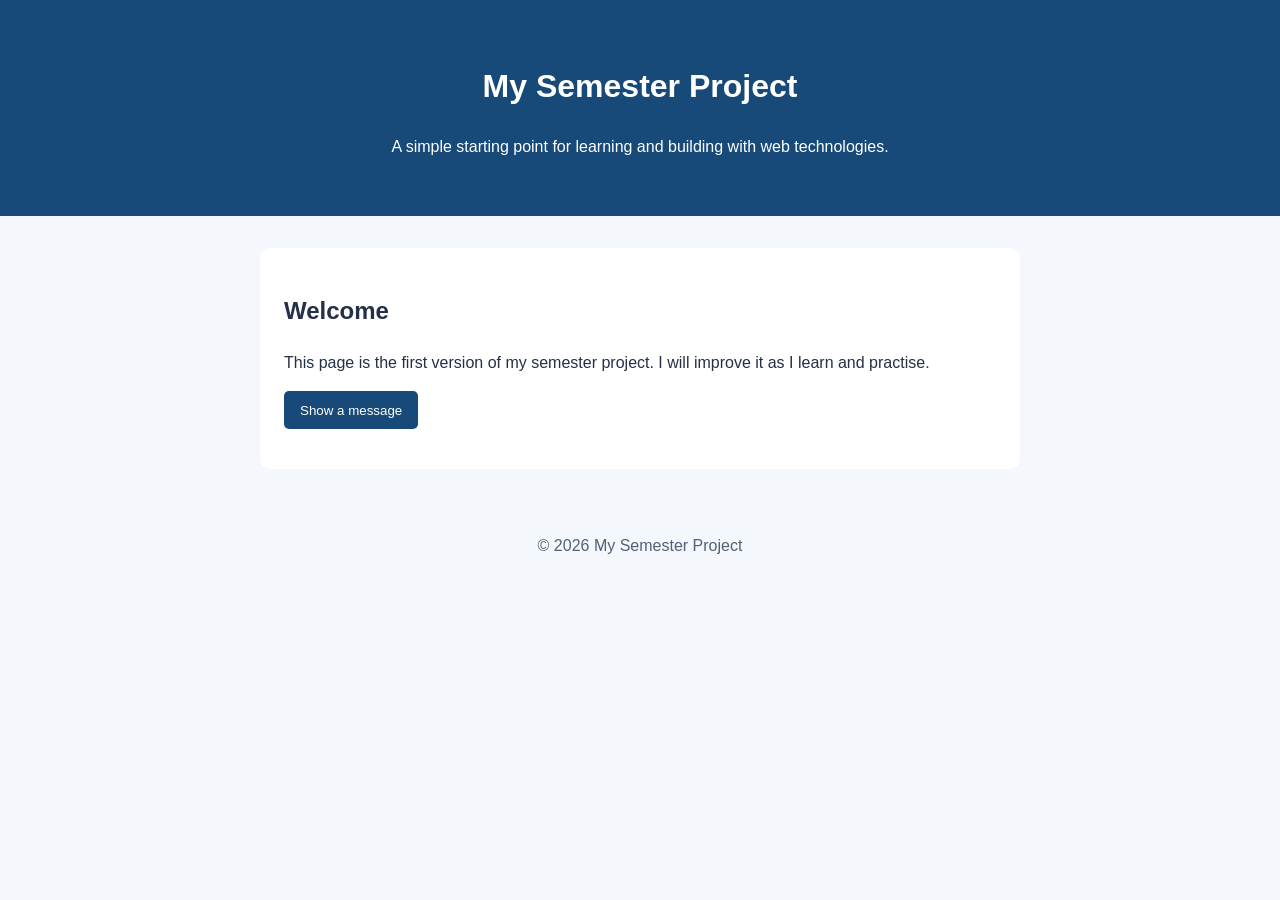
<file: index.html>
<!DOCTYPE html>
<html lang="en">
<head>
  <meta charset="UTF-8">
  <meta name="viewport" content="width=device-width, initial-scale=1.0">
  <meta name="description" content="A starter website for my semester development work.">
  <title>My Semester Project</title>
  <link rel="stylesheet" href="assets/css/style.css">
</head>
<body>
  <header class="site-header">
    <h1>My Semester Project</h1>
    <p>A simple starting point for learning and building with web technologies.</p>
  </header>

  <main>
    <section aria-labelledby="welcome-heading">
      <h2 id="welcome-heading">Welcome</h2>
      <p>This page is the first version of my semester project. I will improve it as I learn and practise.</p>
      <button id="message-button" type="button">Show a message</button>
      <p id="message" aria-live="polite"></p>
    </section>
  </main>

  <footer>
    <p>&copy; 2026 My Semester Project</p>
  </footer>
  <script src="assets/js/script.js"></script>
</body>
</html>
</file>
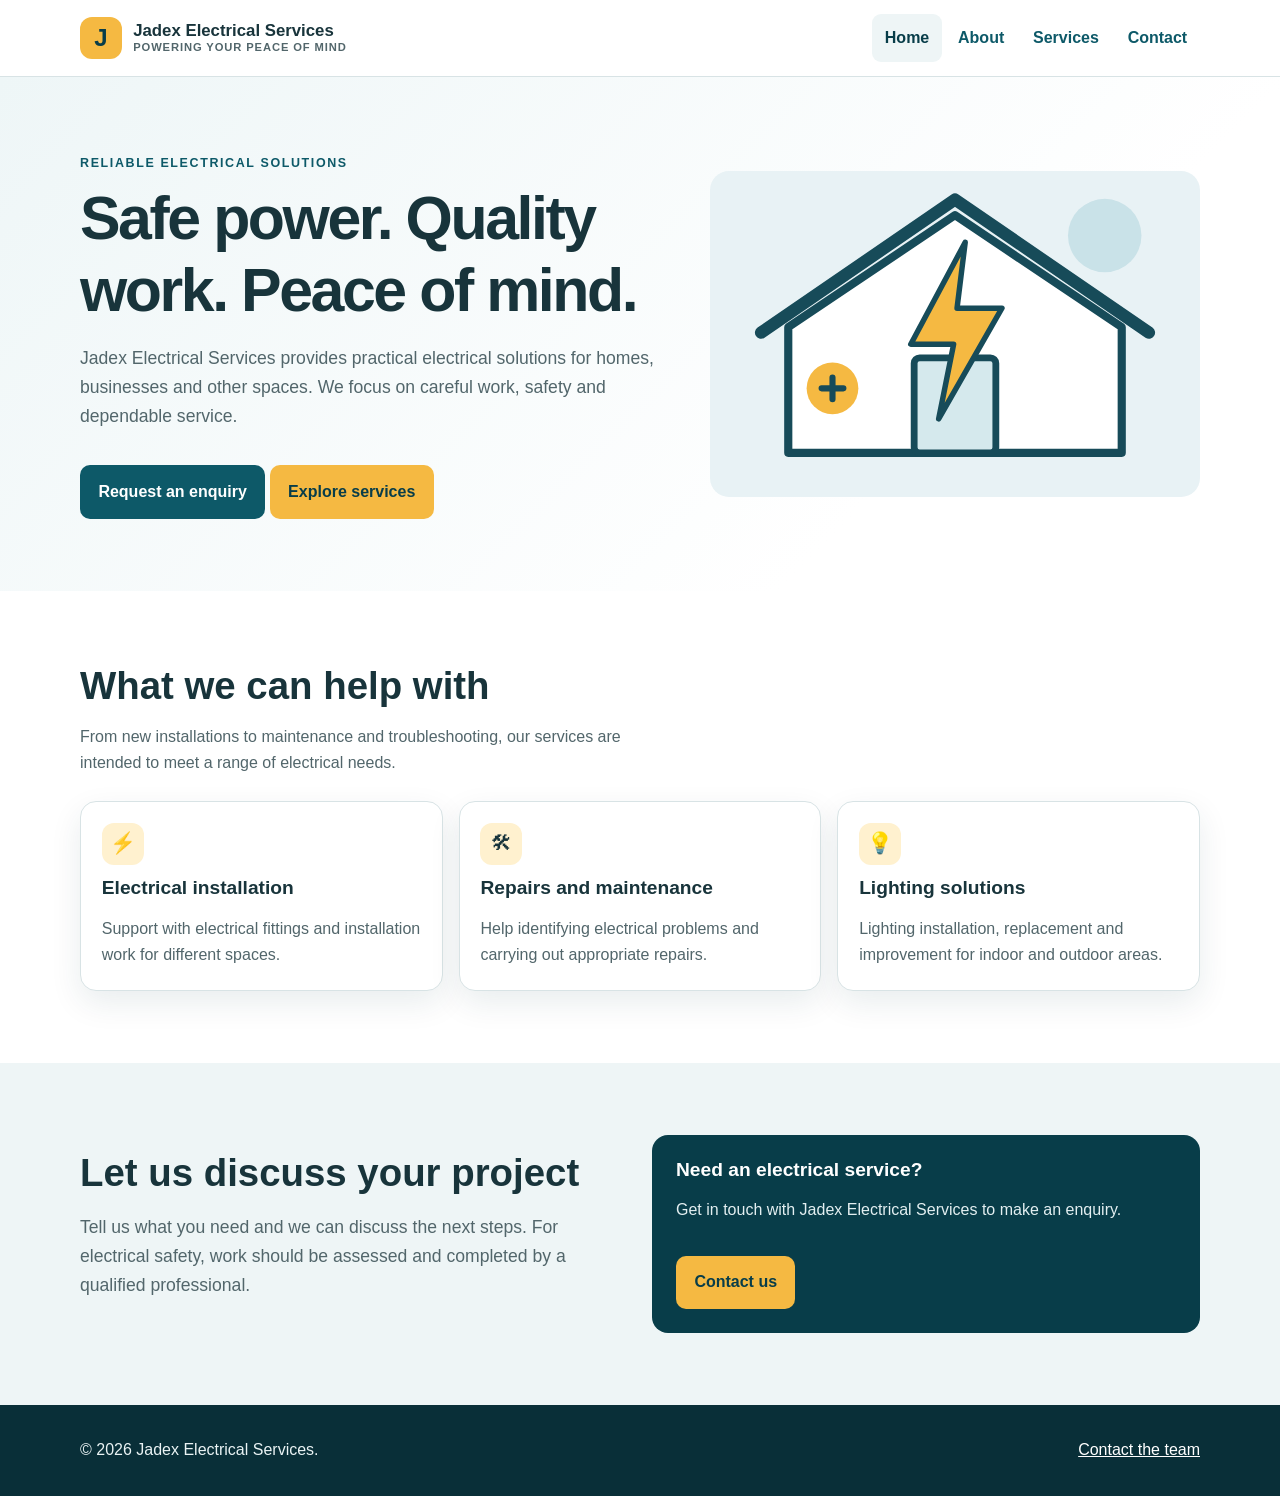
<file: jadex-electrical-services-responsive/index.html>
<!DOCTYPE html>
<html lang="en">
<head>
  <meta charset="UTF-8">
  <meta name="viewport" content="width=device-width, initial-scale=1.0">
  <meta name="description" content="Jadex Electrical Services provides electrical installation, maintenance and repair services.">
  <title>Jadex Electrical Services | Home</title>
  <link rel="stylesheet" href="css/style.css">
</head>
<body>
<a class="skip-link" href="#main">Skip to main content</a>
<header class="site-header">
  <div class="container header-inner">
    <a class="brand" href="index.html"><span class="brand-mark" aria-hidden="true">J</span><span class="brand-name">Jadex Electrical Services<small>Powering your peace of mind</small></span></a>
    <input class="menu-toggle" type="checkbox" id="menu-toggle">
    <label class="menu-button" for="menu-toggle">Menu</label>
    <nav class="primary-nav" aria-label="Main navigation"><ul>
      <li><a href="index.html" aria-current="page">Home</a></li><li><a href="about.html">About</a></li><li><a href="services.html">Services</a></li><li><a href="contact.html">Contact</a></li>
    </ul></nav>
  </div>
</header>
<main id="main">
  <section class="hero"><div class="container hero-grid">
    <div><span class="eyebrow">Reliable electrical solutions</span><h1>Safe power. Quality work. Peace of mind.</h1>
      <p class="lead">Jadex Electrical Services provides practical electrical solutions for homes, businesses and other spaces. We focus on careful work, safety and dependable service.</p>
      <a class="button" href="contact.html">Request an enquiry</a> <a class="button secondary" href="services.html">Explore services</a>
    </div>
    <img class="hero-art" src="images/electrical-illustration.svg" alt="Illustration of a house with an electrical lightning symbol">
  </div></section>
  <section class="section"><div class="container">
    <h2>What we can help with</h2><p class="section-intro">From new installations to maintenance and troubleshooting, our services are intended to meet a range of electrical needs.</p>
    <div class="cards">
      <article class="card"><span class="icon" aria-hidden="true">⚡</span><h3>Electrical installation</h3><p>Support with electrical fittings and installation work for different spaces.</p></article>
      <article class="card"><span class="icon" aria-hidden="true">🛠</span><h3>Repairs and maintenance</h3><p>Help identifying electrical problems and carrying out appropriate repairs.</p></article>
      <article class="card"><span class="icon" aria-hidden="true">💡</span><h3>Lighting solutions</h3><p>Lighting installation, replacement and improvement for indoor and outdoor areas.</p></article>
    </div>
  </div></section>
  <section class="section soft"><div class="container split">
    <div><h2>Let us discuss your project</h2><p class="lead">Tell us what you need and we can discuss the next steps. For electrical safety, work should be assessed and completed by a qualified professional.</p></div>
    <div class="callout"><h3>Need an electrical service?</h3><p>Get in touch with Jadex Electrical Services to make an enquiry.</p><a class="button secondary" href="contact.html">Contact us</a></div>
  </div></section>
</main>
<footer class="site-footer"><div class="container footer-inner"><p>&copy; 2026 Jadex Electrical Services.</p><p><a href="contact.html">Contact the team</a></p></div></footer>
</body></html>
</file>
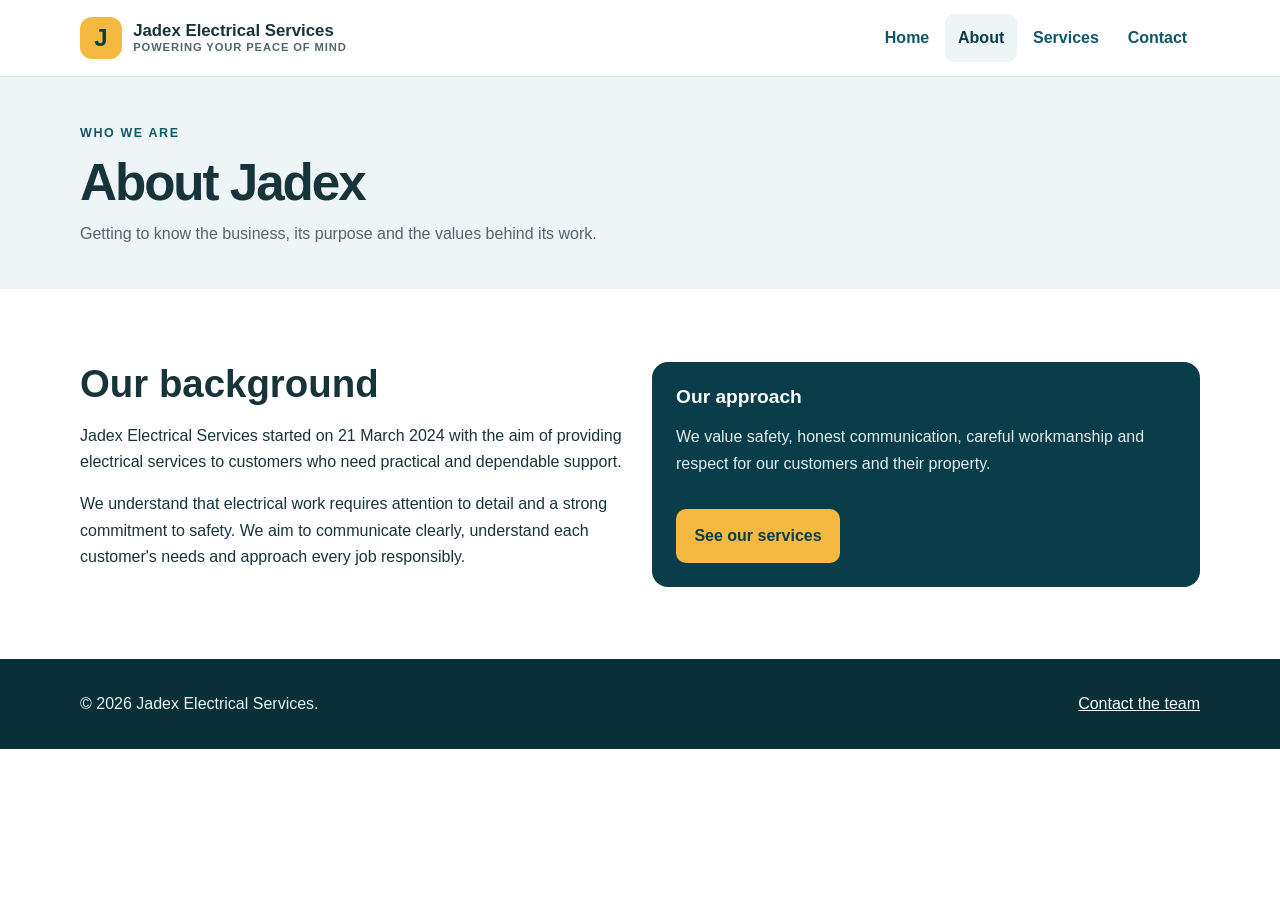
<file: jadex-electrical-services-responsive/about.html>
<!DOCTYPE html>
<html lang="en">
<head><meta charset="UTF-8"><meta name="viewport" content="width=device-width, initial-scale=1.0"><meta name="description" content="Learn about Jadex Electrical Services."><title>About | Jadex Electrical Services</title><link rel="stylesheet" href="css/style.css"></head>
<body>
<a class="skip-link" href="#main">Skip to main content</a>
<header class="site-header"><div class="container header-inner">
<a class="brand" href="index.html"><span class="brand-mark" aria-hidden="true">J</span><span class="brand-name">Jadex Electrical Services<small>Powering your peace of mind</small></span></a>
<input class="menu-toggle" type="checkbox" id="menu-toggle"><label class="menu-button" for="menu-toggle">Menu</label>
<nav class="primary-nav" aria-label="Main navigation"><ul><li><a href="index.html">Home</a></li><li><a href="about.html" aria-current="page">About</a></li><li><a href="services.html">Services</a></li><li><a href="contact.html">Contact</a></li></ul></nav>
</div></header>
<main id="main">
<section class="page-heading"><div class="container"><span class="eyebrow">Who we are</span><h1>About Jadex</h1><p>Getting to know the business, its purpose and the values behind its work.</p></div></section>
<section class="section"><div class="container split">
<div><h2>Our background</h2><p>Jadex Electrical Services started on 21 March 2024 with the aim of providing electrical services to customers who need practical and dependable support.</p><p>We understand that electrical work requires attention to detail and a strong commitment to safety. We aim to communicate clearly, understand each customer's needs and approach every job responsibly.</p></div>
<div class="callout"><h3>Our approach</h3><p>We value safety, honest communication, careful workmanship and respect for our customers and their property.</p><a class="button secondary" href="services.html">See our services</a></div>
</div></section>
</main>
<footer class="site-footer"><div class="container footer-inner"><p>&copy; 2026 Jadex Electrical Services.</p><p><a href="contact.html">Contact the team</a></p></div></footer>
</body></html>
</file>
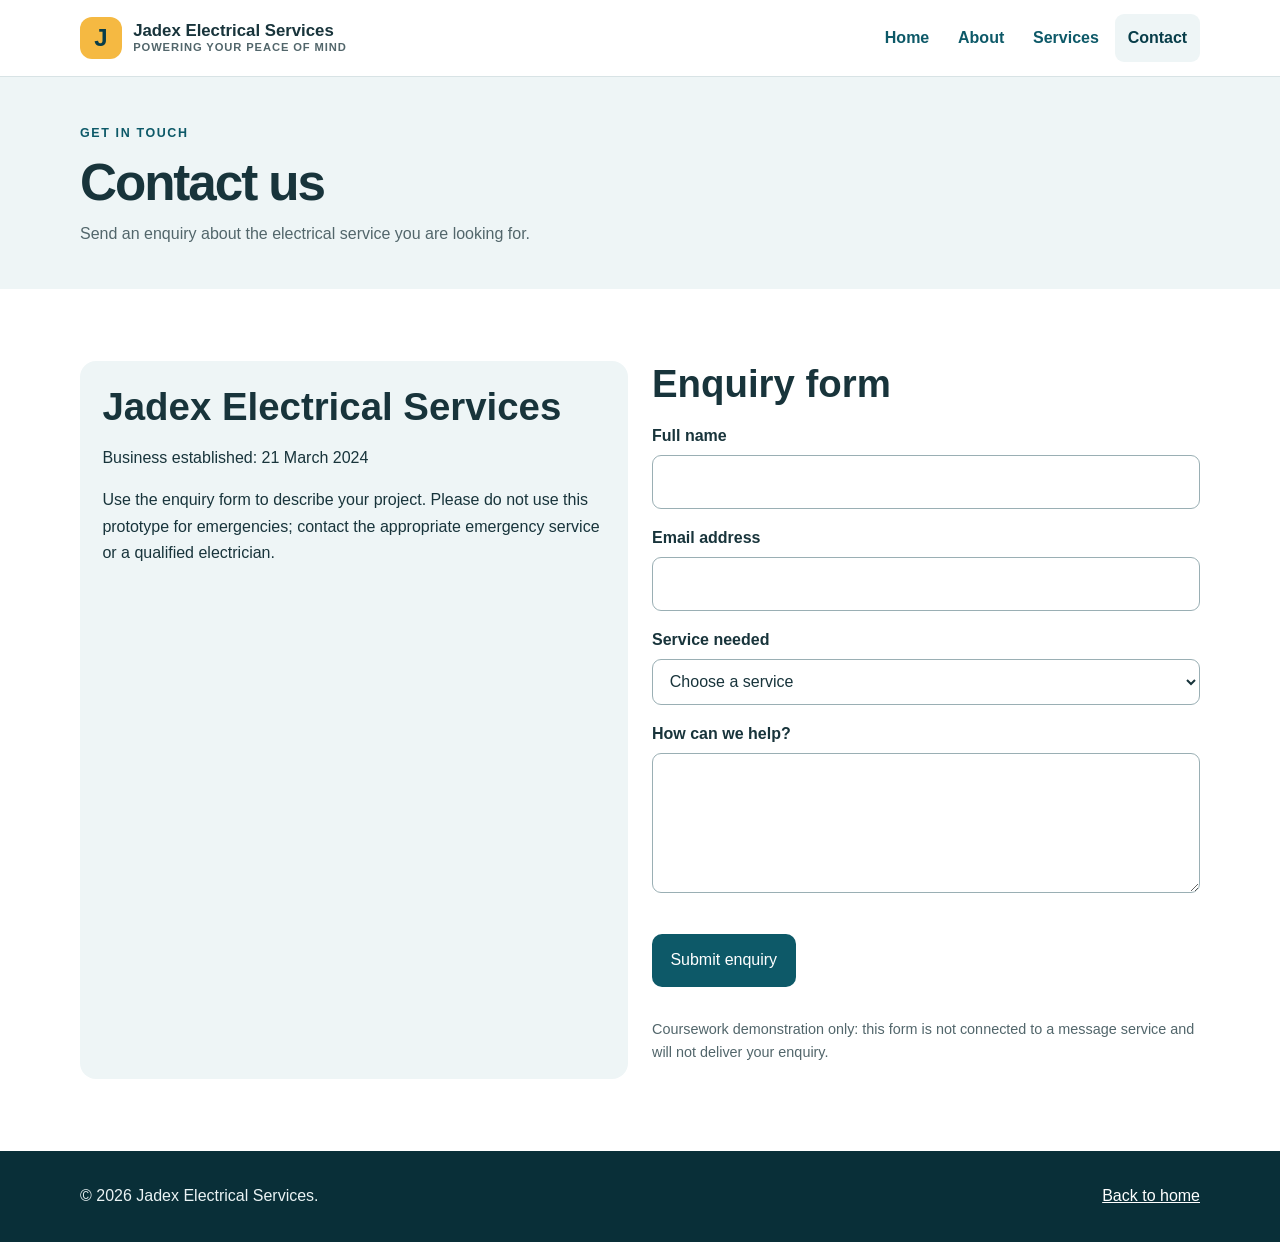
<file: jadex-electrical-services-responsive/contact.html>
<!DOCTYPE html>
<html lang="en">
<head><meta charset="UTF-8"><meta name="viewport" content="width=device-width, initial-scale=1.0"><meta name="description" content="Contact Jadex Electrical Services with an enquiry."><title>Contact | Jadex Electrical Services</title><link rel="stylesheet" href="css/style.css"></head>
<body>
<a class="skip-link" href="#main">Skip to main content</a>
<header class="site-header"><div class="container header-inner">
<a class="brand" href="index.html"><span class="brand-mark" aria-hidden="true">J</span><span class="brand-name">Jadex Electrical Services<small>Powering your peace of mind</small></span></a>
<input class="menu-toggle" type="checkbox" id="menu-toggle"><label class="menu-button" for="menu-toggle">Menu</label>
<nav class="primary-nav" aria-label="Main navigation"><ul><li><a href="index.html">Home</a></li><li><a href="about.html">About</a></li><li><a href="services.html">Services</a></li><li><a href="contact.html" aria-current="page">Contact</a></li></ul></nav>
</div></header>
<main id="main">
<section class="page-heading"><div class="container"><span class="eyebrow">Get in touch</span><h1>Contact us</h1><p>Send an enquiry about the electrical service you are looking for.</p></div></section>
<section class="section"><div class="container contact-grid">
<div class="contact-details"><h2>Jadex Electrical Services</h2><p>Business established: 21 March 2024</p><p>Use the enquiry form to describe your project. Please do not use this prototype for emergencies; contact the appropriate emergency service or a qualified electrician.</p></div>
<div><h2>Enquiry form</h2>
<form action="#" method="get">
<div><label for="name">Full name</label><input id="name" name="name" type="text" autocomplete="name" required></div>
<div><label for="email">Email address</label><input id="email" name="email" type="email" autocomplete="email" required></div>
<div><label for="service">Service needed</label><select id="service" name="service" required><option value="">Choose a service</option><option>Installation</option><option>Repairs</option><option>Wiring</option><option>Lighting</option><option>Maintenance</option><option>Other enquiry</option></select></div>
<div><label for="message">How can we help?</label><textarea id="message" name="message" required></textarea></div>
<button class="button" type="submit">Submit enquiry</button>
<p class="form-note">Coursework demonstration only: this form is not connected to a message service and will not deliver your enquiry.</p>
</form></div>
</div></section>
</main>
<footer class="site-footer"><div class="container footer-inner"><p>&copy; 2026 Jadex Electrical Services.</p><p><a href="index.html">Back to home</a></p></div></footer>
</body></html>
</file>
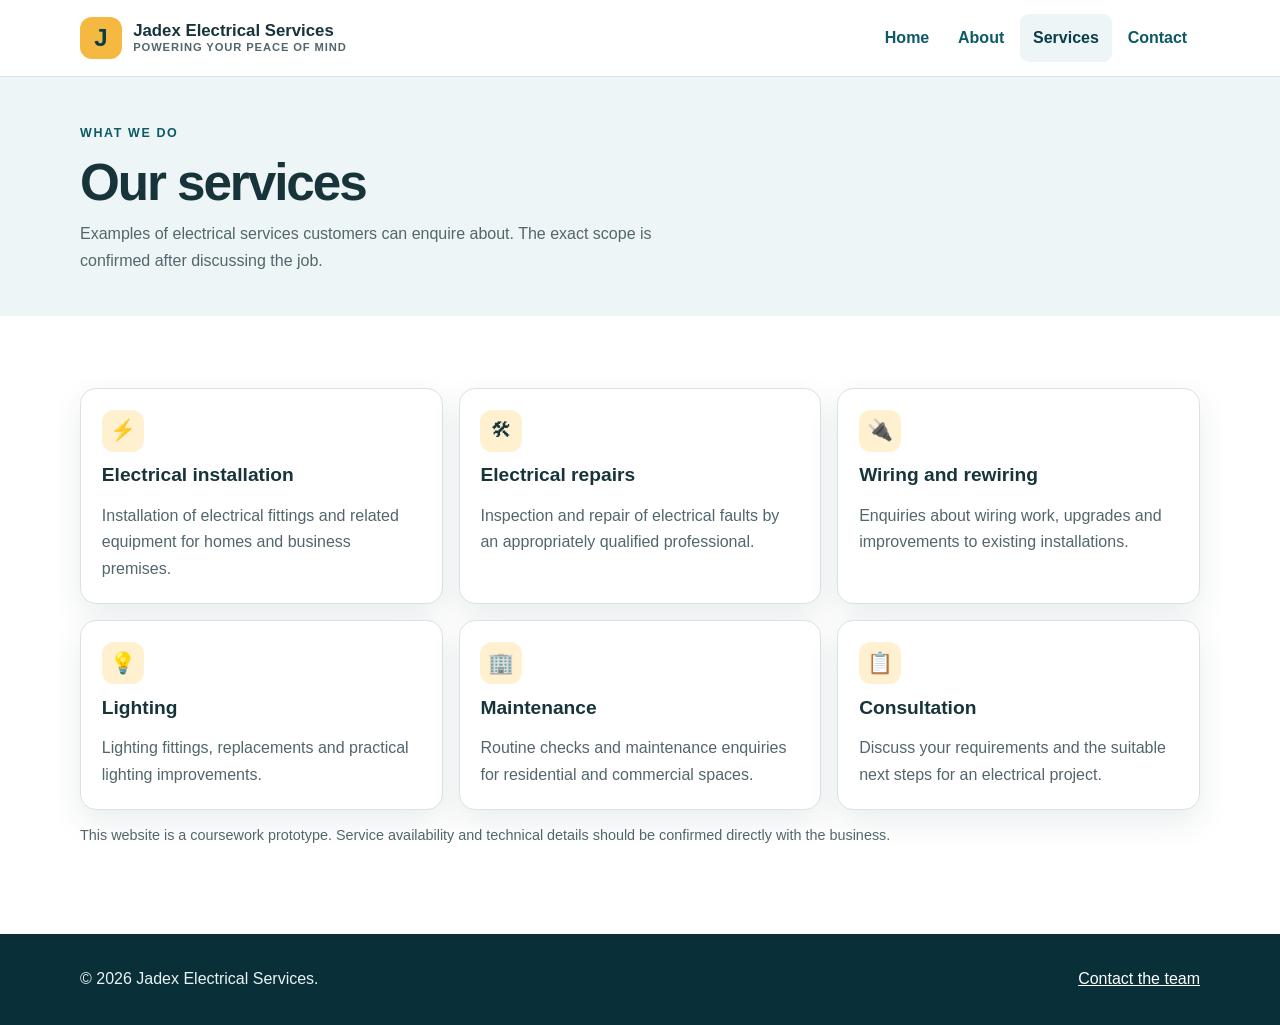
<file: jadex-electrical-services-responsive/services.html>
<!DOCTYPE html>
<html lang="en">
<head><meta charset="UTF-8"><meta name="viewport" content="width=device-width, initial-scale=1.0"><meta name="description" content="Explore electrical services offered by Jadex Electrical Services."><title>Services | Jadex Electrical Services</title><link rel="stylesheet" href="css/style.css"></head>
<body>
<a class="skip-link" href="#main">Skip to main content</a>
<header class="site-header"><div class="container header-inner">
<a class="brand" href="index.html"><span class="brand-mark" aria-hidden="true">J</span><span class="brand-name">Jadex Electrical Services<small>Powering your peace of mind</small></span></a>
<input class="menu-toggle" type="checkbox" id="menu-toggle"><label class="menu-button" for="menu-toggle">Menu</label>
<nav class="primary-nav" aria-label="Main navigation"><ul><li><a href="index.html">Home</a></li><li><a href="about.html">About</a></li><li><a href="services.html" aria-current="page">Services</a></li><li><a href="contact.html">Contact</a></li></ul></nav>
</div></header>
<main id="main">
<section class="page-heading"><div class="container"><span class="eyebrow">What we do</span><h1>Our services</h1><p>Examples of electrical services customers can enquire about. The exact scope is confirmed after discussing the job.</p></div></section>
<section class="section"><div class="container"><div class="cards">
<article class="card"><span class="icon" aria-hidden="true">⚡</span><h3>Electrical installation</h3><p>Installation of electrical fittings and related equipment for homes and business premises.</p></article>
<article class="card"><span class="icon" aria-hidden="true">🛠</span><h3>Electrical repairs</h3><p>Inspection and repair of electrical faults by an appropriately qualified professional.</p></article>
<article class="card"><span class="icon" aria-hidden="true">🔌</span><h3>Wiring and rewiring</h3><p>Enquiries about wiring work, upgrades and improvements to existing installations.</p></article>
<article class="card"><span class="icon" aria-hidden="true">💡</span><h3>Lighting</h3><p>Lighting fittings, replacements and practical lighting improvements.</p></article>
<article class="card"><span class="icon" aria-hidden="true">🏢</span><h3>Maintenance</h3><p>Routine checks and maintenance enquiries for residential and commercial spaces.</p></article>
<article class="card"><span class="icon" aria-hidden="true">📋</span><h3>Consultation</h3><p>Discuss your requirements and the suitable next steps for an electrical project.</p></article>
</div><p class="form-note">This website is a coursework prototype. Service availability and technical details should be confirmed directly with the business.</p></div></section>
</main>
<footer class="site-footer"><div class="container footer-inner"><p>&copy; 2026 Jadex Electrical Services.</p><p><a href="contact.html">Contact the team</a></p></div></footer>
</body></html>
</file>
<file: assets/css/style.css>
* {
  box-sizing: border-box;
}

body {
  margin: 0;
  font-family: Arial, sans-serif;
  line-height: 1.6;
  color: #243047;
  background: #f4f7fb;
}

.site-header {
  padding: 2.5rem 1rem;
  text-align: center;
  color: white;
  background: #174a78;
}

main {
  width: min(90%, 760px);
  margin: 2rem auto;
  padding: 1.5rem;
  background: white;
  border-radius: 10px;
}

button {
  padding: 0.7rem 1rem;
  border: 0;
  border-radius: 5px;
  color: white;
  background: #174a78;
  cursor: pointer;
}

button:hover {
  background: #0e3558;
}

footer {
  padding: 1rem;
  text-align: center;
  color: #536176;
}
</file>
<file: jadex-electrical-services-responsive/css/style.css>
/* Mobile-first styles for Jadex Electrical Services */
:root {
  --ink: #18343b;
  --muted: #52666b;
  --brand: #0d5968;
  --brand-dark: #083d49;
  --accent: #f5b942;
  --paper: #ffffff;
  --soft: #eef5f6;
  --line: #d8e3e5;
  --radius: 16px;
  --shadow: 0 12px 32px rgba(15, 54, 63, .09);
}

* { box-sizing: border-box; }
html { scroll-behavior: smooth; }
body {
  margin: 0;
  color: var(--ink);
  background: var(--paper);
  font-family: Arial, Helvetica, sans-serif;
  font-size: 1rem;
  line-height: 1.65;
}
img { display: block; max-width: 100%; height: auto; }
a { color: var(--brand); }
a:hover { color: var(--brand-dark); }
:focus-visible { outline: 3px solid #c47a00; outline-offset: 4px; }

.container { width: min(100% - 2rem, 1120px); margin-inline: auto; }
.skip-link {
  position: absolute; left: 1rem; top: -5rem; z-index: 20;
  padding: .7rem 1rem; background: var(--paper); color: var(--ink);
}
.skip-link:focus { top: 1rem; }

.site-header { background: var(--paper); border-bottom: 1px solid var(--line); }
.header-inner {
  min-height: 76px; display: flex; align-items: center;
  justify-content: space-between; gap: 1rem; flex-wrap: wrap; padding-block: .8rem;
}
.brand { display: flex; align-items: center; gap: .7rem; text-decoration: none; color: var(--ink); }
.brand-mark {
  display: grid; place-items: center; width: 42px; height: 42px;
  border-radius: 12px; background: var(--accent); color: var(--brand-dark);
  font-size: 1.5rem; font-weight: 800;
}
.brand-name { font-size: 1.05rem; font-weight: 800; line-height: 1.2; }
.brand-name small { display: block; color: var(--muted); font-size: .7rem; font-weight: 600; letter-spacing: .08em; text-transform: uppercase; }

.menu-toggle { position: absolute; opacity: 0; width: 1px; height: 1px; }
.menu-button {
  display: inline-flex; align-items: center; gap: .5rem; padding: .6rem .8rem;
  border: 1px solid var(--line); border-radius: 10px; color: var(--ink);
  font-weight: 700; cursor: pointer;
}
.menu-button::before { content: "☰"; font-size: 1.2rem; }
.menu-toggle:focus-visible + .menu-button { outline: 3px solid #c47a00; outline-offset: 4px; }
.primary-nav { display: none; flex-basis: 100%; }
.menu-toggle:checked ~ .primary-nav { display: block; }
.primary-nav ul { list-style: none; display: grid; gap: .25rem; padding: .5rem 0 0; margin: 0; }
.primary-nav a {
  display: block; padding: .7rem .8rem; border-radius: 9px;
  text-decoration: none; font-weight: 700;
}
.primary-nav a:hover, .primary-nav a[aria-current="page"] { background: var(--soft); color: var(--brand-dark); }

.hero { padding: 3rem 0; background: linear-gradient(135deg, #eef6f7, #fff 72%); }
.hero-grid { display: grid; gap: 2rem; align-items: center; }
.eyebrow { color: var(--brand); font-size: .78rem; font-weight: 800; letter-spacing: .13em; text-transform: uppercase; }
h1, h2, h3 { line-height: 1.18; }
h1 { margin: .5rem 0 1rem; font-size: clamp(2.1rem, 8vw, 3.8rem); letter-spacing: -.04em; }
h2 { margin: 0 0 1rem; font-size: clamp(1.65rem, 5vw, 2.4rem); }
h3 { margin: 0 0 .5rem; font-size: 1.2rem; }
.lead { max-width: 62ch; color: var(--muted); font-size: 1.1rem; }
.hero-art { width: 100%; max-width: 520px; margin-inline: auto; }
.button {
  display: inline-block; margin-top: 1rem; padding: .85rem 1.15rem;
  border-radius: 10px; background: var(--brand); color: white;
  text-decoration: none; font-weight: 800;
}
.button:hover { background: var(--brand-dark); color: white; }
.button.secondary { background: var(--accent); color: var(--brand-dark); }

.section { padding-block: 3rem; }
.section.soft { background: var(--soft); }
.section-intro { max-width: 68ch; margin-bottom: 1.5rem; color: var(--muted); }
.cards { display: grid; grid-template-columns: 1fr; gap: 1rem; }
.card {
  padding: 1.3rem; border: 1px solid var(--line); border-radius: var(--radius);
  background: var(--paper); box-shadow: var(--shadow);
}
.card p { margin-bottom: 0; color: var(--muted); }
.icon { display: inline-grid; place-items: center; width: 42px; height: 42px; margin-bottom: .8rem; border-radius: 12px; background: #fff1cf; font-size: 1.3rem; }
.page-heading { padding: 2.6rem 0; background: var(--soft); }
.page-heading h1 { font-size: clamp(2rem, 7vw, 3.2rem); margin-bottom: .5rem; }
.page-heading p { max-width: 68ch; margin: 0; color: var(--muted); }
.split { display: grid; gap: 1.5rem; align-items: center; }
.check-list { padding-left: 1.2rem; }
.check-list li { margin-block: .45rem; }
.callout { padding: 1.5rem; border-radius: var(--radius); background: var(--brand-dark); color: white; }
.callout p { color: #e3eff1; }

.contact-grid { display: grid; gap: 1.5rem; }
.contact-details { padding: 1.4rem; border-radius: var(--radius); background: var(--soft); }
.contact-details p { overflow-wrap: anywhere; }
form { display: grid; gap: 1rem; }
label { display: block; margin-bottom: .35rem; font-weight: 700; }
input, textarea, select {
  width: 100%; padding: .8rem; border: 1px solid #9aafb4;
  border-radius: 9px; color: var(--ink); background: white; font: inherit;
}
textarea { min-height: 140px; resize: vertical; }
button[type="submit"] { width: fit-content; border: 0; cursor: pointer; font: inherit; }
.form-note { color: var(--muted); font-size: .9rem; }

.site-footer { padding: 2rem 0; background: #092f38; color: #eaf3f4; }
.footer-inner { display: grid; gap: .7rem; }
.site-footer p { margin: 0; }
.site-footer a { color: #fff; }

@media (min-width: 640px) {
  .cards { grid-template-columns: repeat(2, minmax(0, 1fr)); }
  .split, .contact-grid { grid-template-columns: repeat(2, minmax(0, 1fr)); }
  .footer-inner { grid-template-columns: 1fr auto; align-items: center; }
}

@media (min-width: 860px) {
  .header-inner { flex-wrap: nowrap; }
  .menu-button { display: none; }
  .primary-nav { display: block; flex-basis: auto; }
  .primary-nav ul { display: flex; align-items: center; gap: .2rem; padding: 0; }
  .hero { padding-block: 4.5rem; }
  .hero-grid { grid-template-columns: 1.1fr .9fr; }
  .cards { grid-template-columns: repeat(3, minmax(0, 1fr)); }
  .section { padding-block: 4.5rem; }
}
</file>
